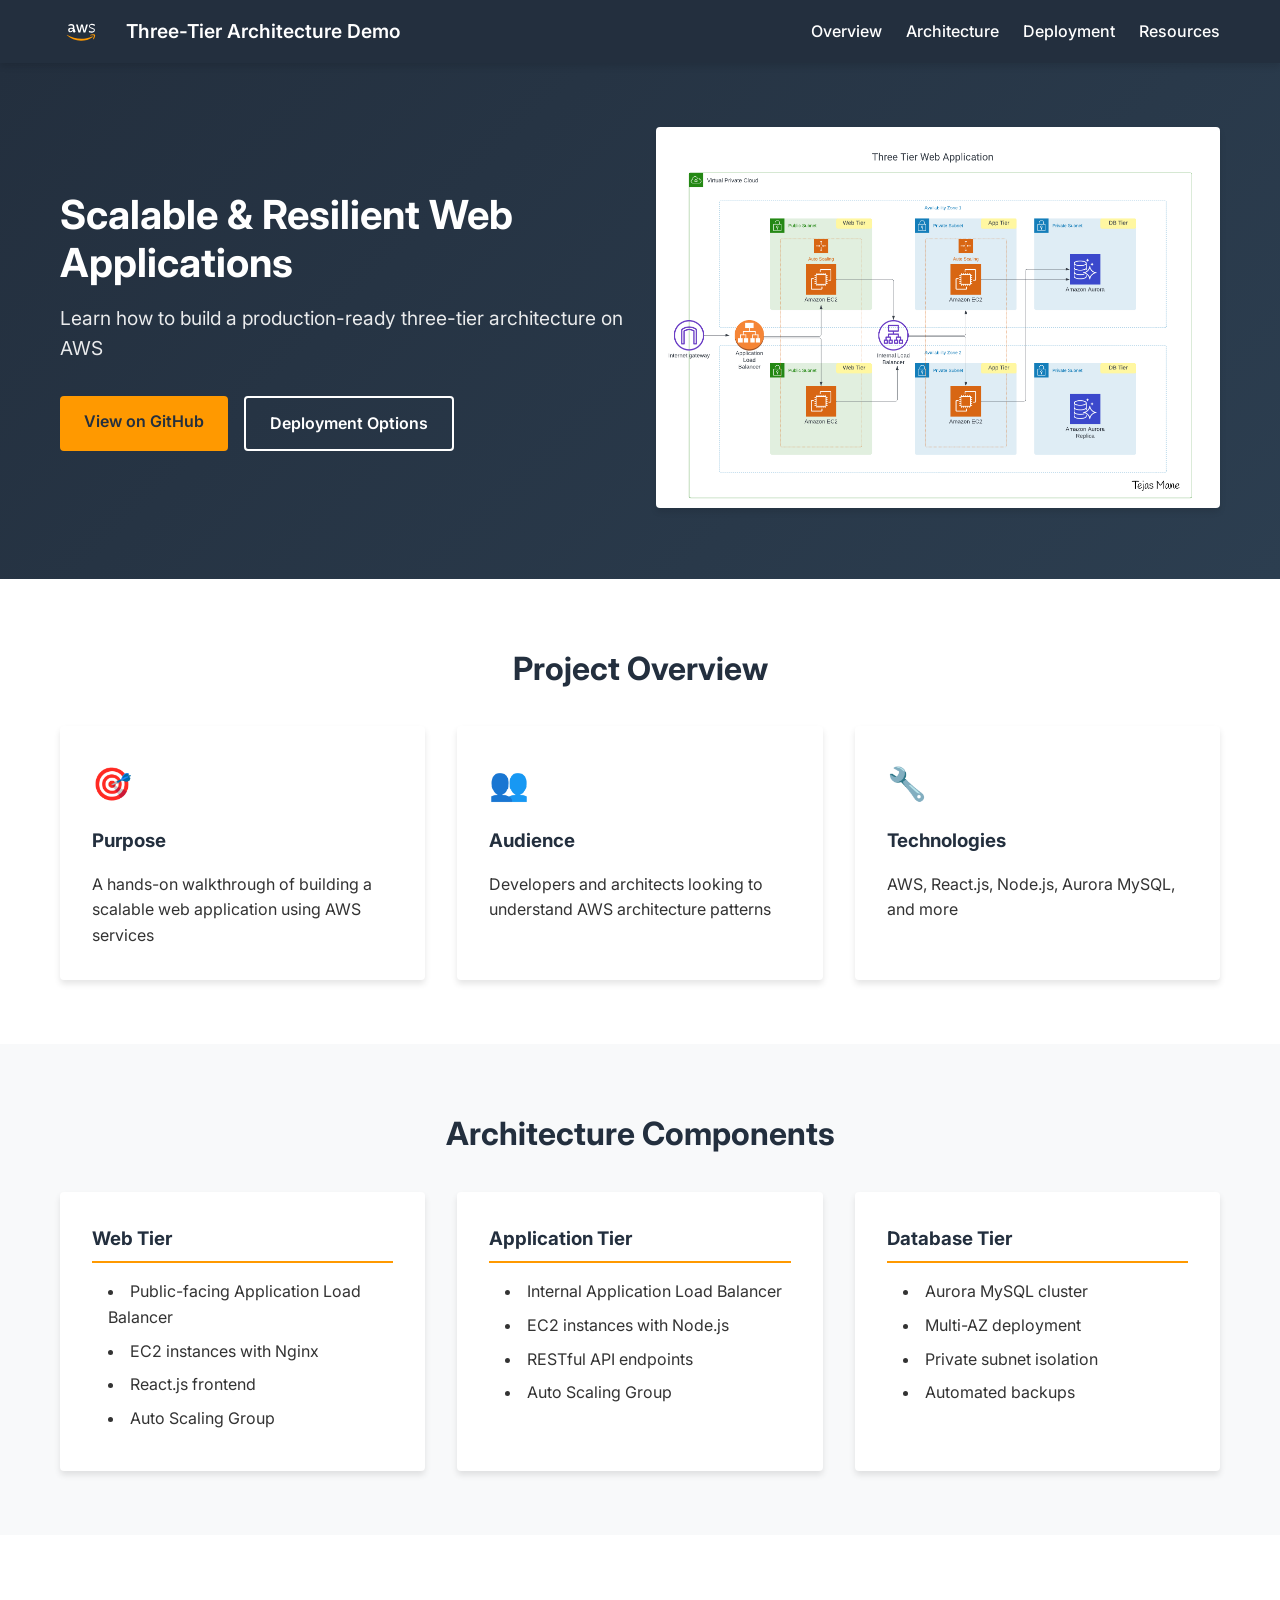
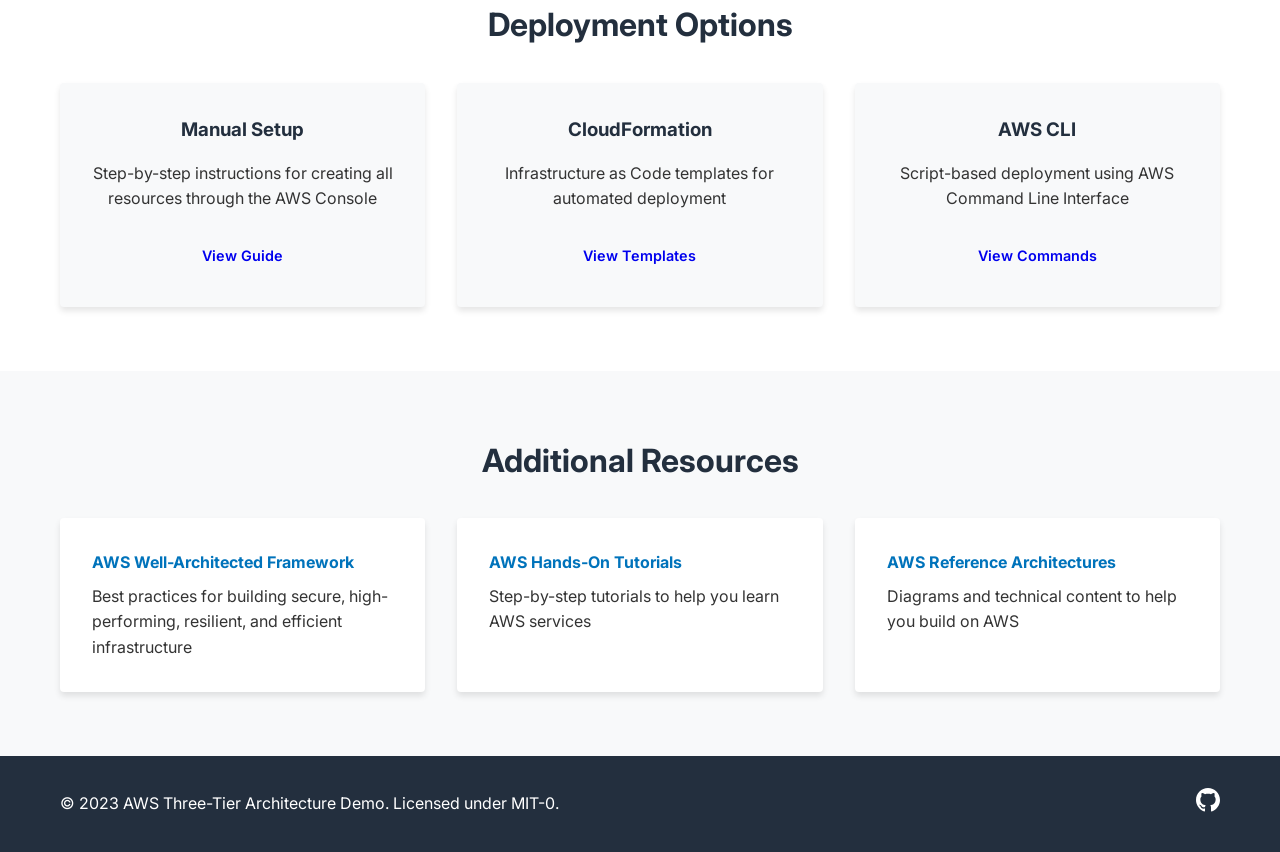
<file: 01-AWS-Hosted-Static-Website-Demo/01-Static-Website-Files/index.html>
<!DOCTYPE html>
<html lang="en">
<head>
    <meta charset="UTF-8">
    <meta name="viewport" content="width=device-width, initial-scale=1.0">
    <title>AWS Three-Tier Architecture Demo</title>
    <link rel="stylesheet" href="styles.css">
    <link rel="preconnect" href="https://fonts.googleapis.com">
    <link rel="preconnect" href="https://fonts.gstatic.com" crossorigin>
    <link href="https://fonts.googleapis.com/css2?family=Inter:wght@300;400;600;700&display=swap" rel="stylesheet">
</head>
<body>
    <header>
        <div class="container">
            <div class="logo">
                <img src="images/aws-logo.svg" alt="AWS Logo">
                <h1>Three-Tier Architecture Demo</h1>
            </div>
            <nav>
                <ul>
                    <li><a href="#overview">Overview</a></li>
                    <li><a href="#architecture">Architecture</a></li>
                    <li><a href="#deployment">Deployment</a></li>
                    <li><a href="#resources">Resources</a></li>
                </ul>
            </nav>
        </div>
    </header>

    <section class="hero">
        <div class="container">
            <div class="hero-content">
                <h1>Scalable & Resilient Web Applications</h1>
                <p>Learn how to build a production-ready three-tier architecture on AWS</p>
                <div class="cta-buttons">
                    <a href="https://github.com/elngovind/sample-3-tier-arch" class="btn primary">View on GitHub</a>
                    <a href="#deployment" class="btn secondary">Deployment Options</a>
                </div>
            </div>
            <div class="hero-image">
                <img src="images/architecture.png" alt="Three-Tier Architecture Diagram">
            </div>
        </div>
    </section>

    <section id="overview" class="overview">
        <div class="container">
            <h2>Project Overview</h2>
            <div class="cards">
                <div class="card">
                    <div class="icon">🎯</div>
                    <h3>Purpose</h3>
                    <p>A hands-on walkthrough of building a scalable web application using AWS services</p>
                </div>
                <div class="card">
                    <div class="icon">👥</div>
                    <h3>Audience</h3>
                    <p>Developers and architects looking to understand AWS architecture patterns</p>
                </div>
                <div class="card">
                    <div class="icon">🔧</div>
                    <h3>Technologies</h3>
                    <p>AWS, React.js, Node.js, Aurora MySQL, and more</p>
                </div>
            </div>
        </div>
    </section>

    <section id="architecture" class="architecture">
        <div class="container">
            <h2>Architecture Components</h2>
            <div class="tier-container">
                <div class="tier">
                    <h3>Web Tier</h3>
                    <ul>
                        <li>Public-facing Application Load Balancer</li>
                        <li>EC2 instances with Nginx</li>
                        <li>React.js frontend</li>
                        <li>Auto Scaling Group</li>
                    </ul>
                </div>
                <div class="tier">
                    <h3>Application Tier</h3>
                    <ul>
                        <li>Internal Application Load Balancer</li>
                        <li>EC2 instances with Node.js</li>
                        <li>RESTful API endpoints</li>
                        <li>Auto Scaling Group</li>
                    </ul>
                </div>
                <div class="tier">
                    <h3>Database Tier</h3>
                    <ul>
                        <li>Aurora MySQL cluster</li>
                        <li>Multi-AZ deployment</li>
                        <li>Private subnet isolation</li>
                        <li>Automated backups</li>
                    </ul>
                </div>
            </div>
        </div>
    </section>

    <section id="deployment" class="deployment">
        <div class="container">
            <h2>Deployment Options</h2>
            <div class="deployment-options">
                <div class="option">
                    <h3>Manual Setup</h3>
                    <p>Step-by-step instructions for creating all resources through the AWS Console</p>
                    <a href="https://github.com/elngovind/sample-3-tier-arch/blob/main/MANUAL_SETUP.md" class="btn small">View Guide</a>
                </div>
                <div class="option">
                    <h3>CloudFormation</h3>
                    <p>Infrastructure as Code templates for automated deployment</p>
                    <a href="https://github.com/elngovind/sample-3-tier-arch/tree/main/cloudformation" class="btn small">View Templates</a>
                </div>
                <div class="option">
                    <h3>AWS CLI</h3>
                    <p>Script-based deployment using AWS Command Line Interface</p>
                    <a href="https://github.com/elngovind/sample-3-tier-arch/blob/main/AWS_CLI_DEPLOYMENT.md" class="btn small">View Commands</a>
                </div>
            </div>
        </div>
    </section>

    <section id="resources" class="resources">
        <div class="container">
            <h2>Additional Resources</h2>
            <div class="resource-links">
                <a href="https://aws.amazon.com/architecture/well-architected/" class="resource-link">
                    <h4>AWS Well-Architected Framework</h4>
                    <p>Best practices for building secure, high-performing, resilient, and efficient infrastructure</p>
                </a>
                <a href="https://aws.amazon.com/getting-started/hands-on/" class="resource-link">
                    <h4>AWS Hands-On Tutorials</h4>
                    <p>Step-by-step tutorials to help you learn AWS services</p>
                </a>
                <a href="https://aws.amazon.com/architecture/reference-architecture-diagrams/" class="resource-link">
                    <h4>AWS Reference Architectures</h4>
                    <p>Diagrams and technical content to help you build on AWS</p>
                </a>
            </div>
        </div>
    </section>

    <footer>
        <div class="container">
            <p>&copy; 2023 AWS Three-Tier Architecture Demo. Licensed under MIT-0.</p>
            <div class="social-links">
                <a href="https://github.com/elngovind/sample-3-tier-arch" aria-label="GitHub">
                    <svg xmlns="http://www.w3.org/2000/svg" width="24" height="24" viewBox="0 0 24 24" fill="currentColor">
                        <path d="M12 0c-6.626 0-12 5.373-12 12 0 5.302 3.438 9.8 8.207 11.387.599.111.793-.261.793-.577v-2.234c-3.338.726-4.033-1.416-4.033-1.416-.546-1.387-1.333-1.756-1.333-1.756-1.089-.745.083-.729.083-.729 1.205.084 1.839 1.237 1.839 1.237 1.07 1.834 2.807 1.304 3.492.997.107-.775.418-1.305.762-1.604-2.665-.305-5.467-1.334-5.467-5.931 0-1.311.469-2.381 1.236-3.221-.124-.303-.535-1.524.117-3.176 0 0 1.008-.322 3.301 1.23.957-.266 1.983-.399 3.003-.404 1.02.005 2.047.138 3.006.404 2.291-1.552 3.297-1.23 3.297-1.23.653 1.653.242 2.874.118 3.176.77.84 1.235 1.911 1.235 3.221 0 4.609-2.807 5.624-5.479 5.921.43.372.823 1.102.823 2.222v3.293c0 .319.192.694.801.576 4.765-1.589 8.199-6.086 8.199-11.386 0-6.627-5.373-12-12-12z"/>
                    </svg>
                </a>
            </div>
        </div>
    </footer>
</body>
</html>
</file>
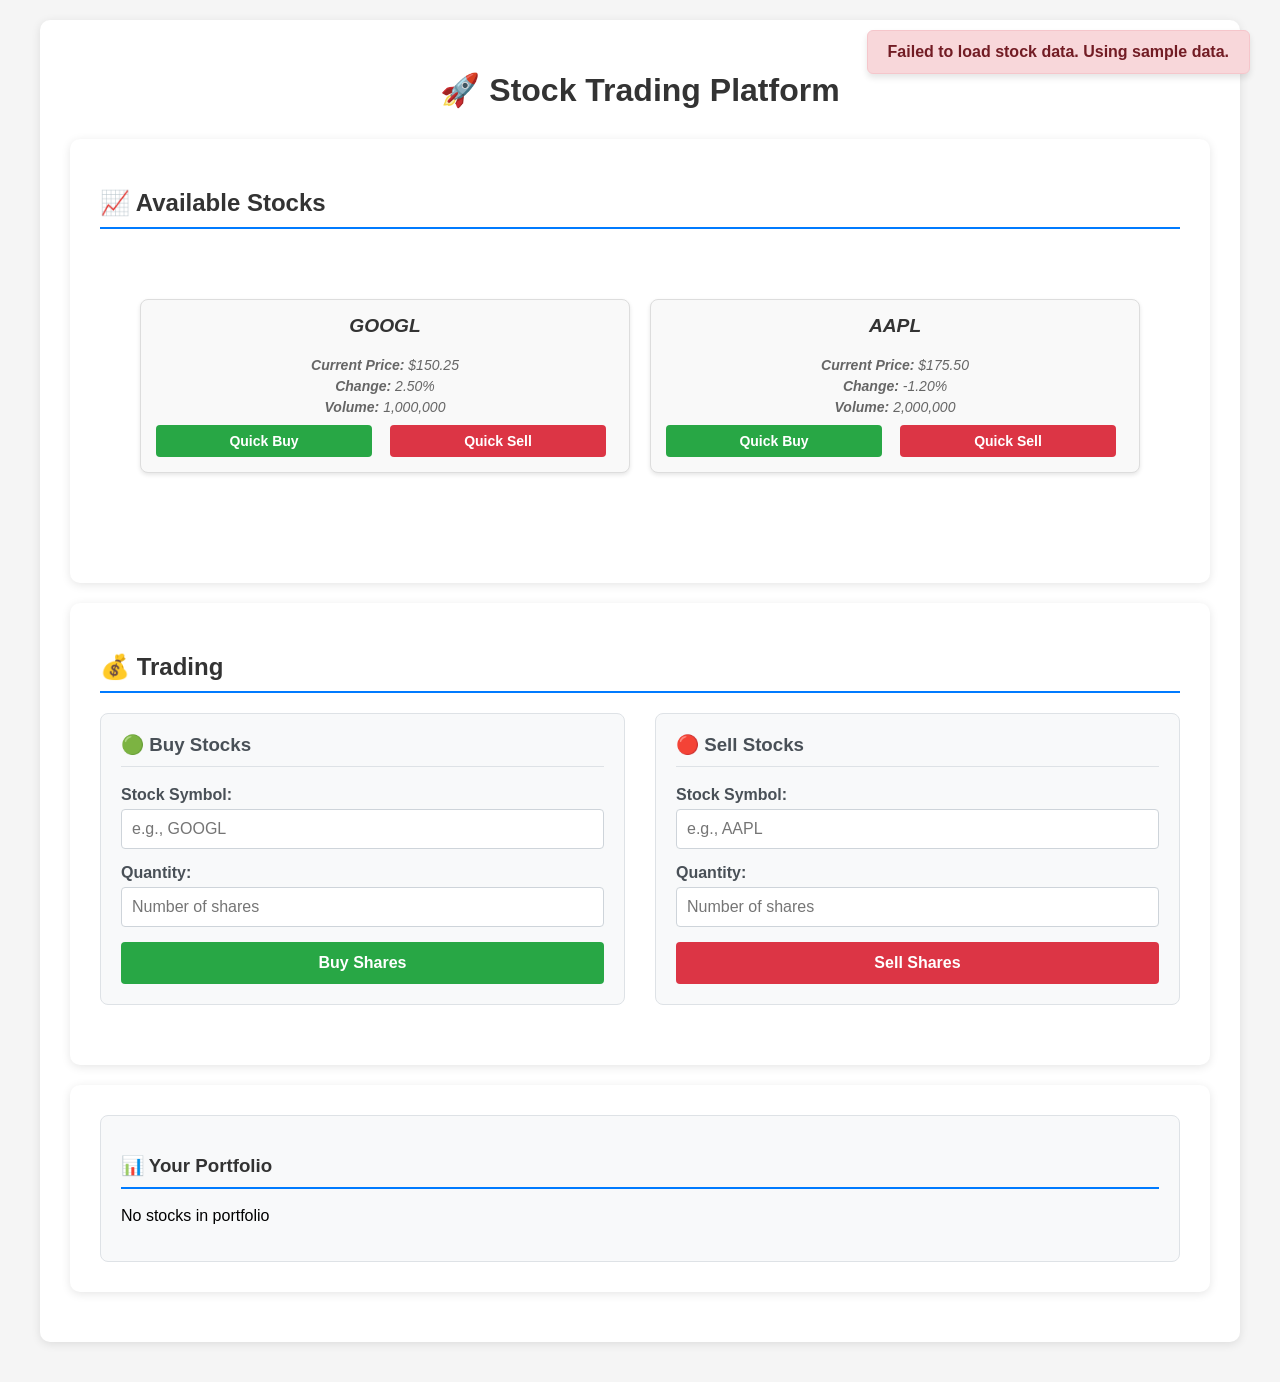
<file: 03-Step-Function-Integration-Demo/02-Frontend/index.html>
<!DOCTYPE html>
<html lang="en">
<head>
    <meta charset="UTF-8">
    <meta name="viewport" content="width=device-width, initial-scale=1.0">
    <title>Stock Trading Platform</title>
    <style>
        body {
            font-family: Arial, sans-serif;
            max-width: 1200px;
            margin: 0 auto;
            padding: 20px;
            background-color: #f5f5f5;
        }
        
        .container {
            background-color: white;
            padding: 30px;
            border-radius: 10px;
            box-shadow: 0 2px 10px rgba(0, 0, 0, 0.1);
            margin-bottom: 20px;
        }
        
        h1 {
            text-align: center;
            color: #333;
            margin-bottom: 30px;
        }
        
        h2, h3 {
            color: #333;
            border-bottom: 2px solid #007bff;
            padding-bottom: 10px;
        }
        
        .trading-section {
            display: grid;
            grid-template-columns: 1fr 1fr;
            gap: 30px;
            margin-bottom: 30px;
        }
        
        .form-group {
            background-color: #f8f9fa;
            padding: 20px;
            border-radius: 8px;
            border: 1px solid #dee2e6;
        }
        
        .form-group h3 {
            margin-top: 0;
            color: #495057;
            border-bottom: 1px solid #dee2e6;
        }
        
        .form-row {
            margin-bottom: 15px;
        }
        
        label {
            display: block;
            margin-bottom: 5px;
            font-weight: bold;
            color: #495057;
        }
        
        input[type="text"], input[type="number"] {
            width: 100%;
            padding: 10px;
            border: 1px solid #ced4da;
            border-radius: 4px;
            font-size: 16px;
            box-sizing: border-box;
        }
        
        input[type="text"]:focus, input[type="number"]:focus {
            outline: none;
            border-color: #007bff;
            box-shadow: 0 0 0 2px rgba(0, 123, 255, 0.25);
        }
        
        button {
            background-color: #007bff;
            color: white;
            padding: 12px 24px;
            border: none;
            border-radius: 4px;
            cursor: pointer;
            font-size: 16px;
            font-weight: bold;
            transition: background-color 0.2s;
            width: 100%;
        }
        
        button:hover {
            background-color: #0056b3;
        }
        
        button:active {
            transform: translateY(1px);
        }
        
        .buy-button {
            background-color: #28a745;
        }
        
        .buy-button:hover {
            background-color: #218838;
        }
        
        .sell-button {
            background-color: #dc3545;
        }
        
        .sell-button:hover {
            background-color: #c82333;
        }
        
        /* CRITICAL: Stock List Styles */
        #stockList {
            display: grid;
            grid-template-columns: repeat(auto-fit, minmax(300px, 1fr));
            gap: 20px;
            margin-bottom: 30px;
        }
        
        .stock-item {
            background-color: white;
            border: 1px solid #dee2e6;
            border-radius: 8px;
            padding: 20px;
            box-shadow: 0 2px 4px rgba(0, 0, 0, 0.1);
            transition: transform 0.2s, box-shadow 0.2s;
        }
        
        .stock-item:hover {
            transform: translateY(-2px);
            box-shadow: 0 4px 8px rgba(0, 0, 0, 0.15);
        }
        
        .stock-info h3 {
            margin: 0 0 15px 0;
            color: #007bff;
            font-size: 1.5em;
            border-bottom: none;
        }
        
        .stock-info p {
            margin: 8px 0;
            font-size: 14px;
        }
        
        .stock-actions {
            margin-top: 15px;
            display: flex;
            gap: 10px;
        }
        
        .stock-actions button {
            flex: 1;
            padding: 8px 12px;
            font-size: 14px;
            width: auto;
        }
        
        #portfolio {
            background-color: #f8f9fa;
            padding: 20px;
            border-radius: 8px;
            border: 1px solid #dee2e6;
        }
        
        .portfolio-item {
            background-color: white;
            margin: 10px 0;
            padding: 15px;
            border-radius: 6px;
            border: 1px solid #dee2e6;
        }
        
        .portfolio-stock {
            display: flex;
            justify-content: space-between;
            align-items: center;
        }
        
        .portfolio-symbol {
            font-weight: bold;
            color: #007bff;
            font-size: 1.1em;
        }
        
        .portfolio-quantity {
            color: #6c757d;
            font-weight: 500;
        }
        
        .loading {
            text-align: center;
            padding: 40px;
            color: #6c757d;
            font-style: italic;
        }
        
        .error {
            background-color: #f8d7da;
            color: #721c24;
            padding: 15px;
            border-radius: 4px;
            border: 1px solid #f5c6cb;
            margin: 10px 0;
        }
        
        .success {
            background-color: #d4edda;
            color: #155724;
            padding: 15px;
            border-radius: 4px;
            border: 1px solid #c3e6cb;
            margin: 10px 0;
        }
        
        @media (max-width: 768px) {
            .trading-section {
                grid-template-columns: 1fr;
                gap: 20px;
            }
            
            #stockList {
                grid-template-columns: 1fr;
            }
            
            .stock-actions {
                flex-direction: column;
            }
        }
    </style>
</head>
<body>
    <div class="container">
        <h1>🚀 Stock Trading Platform</h1>
        
        <!-- CRITICAL: Stock Display Section -->
        <div class="container">
            <h2>📈 Available Stocks</h2>
            <div id="stockList" class="loading">
                Loading stock data...
            </div>
        </div>
        
        <!-- Trading Section -->
        <div class="container">
            <h2>💰 Trading</h2>
            <div class="trading-section">
                <!-- Buy Form -->
                <div class="form-group">
                    <h3>🟢 Buy Stocks</h3>
                    <form id="buyForm">
                        <div class="form-row">
                            <label for="buySymbol">Stock Symbol:</label>
                            <input type="text" id="buySymbol" placeholder="e.g., GOOGL" required>
                        </div>
                        <div class="form-row">
                            <label for="buyQuantity">Quantity:</label>
                            <input type="number" id="buyQuantity" placeholder="Number of shares" min="1" required>
                        </div>
                        <button type="submit" class="buy-button">Buy Shares</button>
                    </form>
                </div>
                
                <!-- Sell Form -->
                <div class="form-group">
                    <h3>🔴 Sell Stocks</h3>
                    <form id="sellForm">
                        <div class="form-row">
                            <label for="sellSymbol">Stock Symbol:</label>
                            <input type="text" id="sellSymbol" placeholder="e.g., AAPL" required>
                        </div>
                        <div class="form-row">
                            <label for="sellQuantity">Quantity:</label>
                            <input type="number" id="sellQuantity" placeholder="Number of shares" min="1" required>
                        </div>
                        <button type="submit" class="sell-button">Sell Shares</button>
                    </form>
                </div>
            </div>
        </div>
        
        <!-- Portfolio Section -->
        <div class="container">
            <div id="portfolio">
                <h3>📊 Your Portfolio</h3>
                <p>No stocks in portfolio</p>
            </div>
        </div>
    </div>
    
    <!-- JavaScript -->
    <script src="script.js"></script>
</body>
</html>
</file>
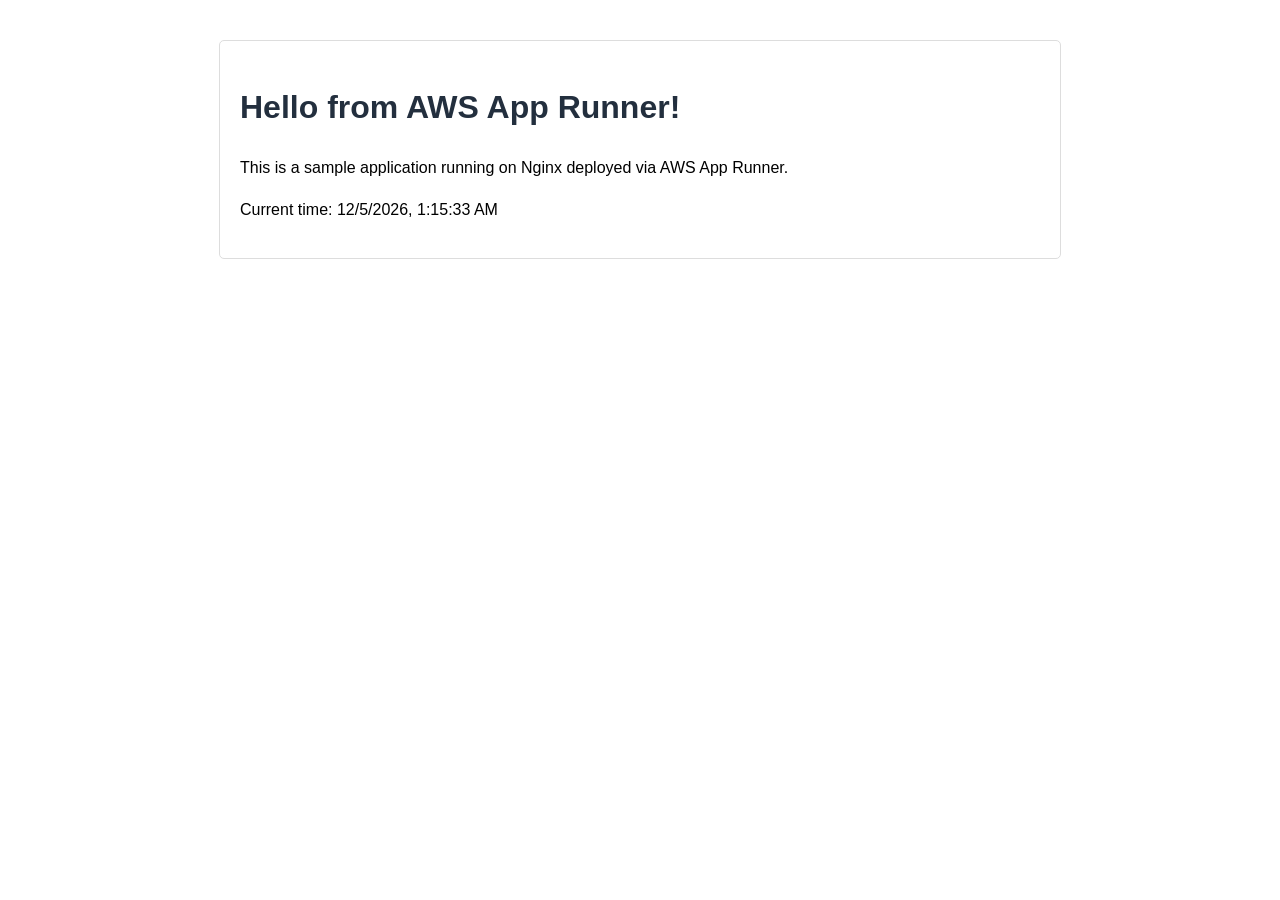
<file: 02-Hosting-A-Web-Application-On-AWS/01-NGINX-APP-Runner/public/index.html>
<!DOCTYPE html>
<html>
<head>
    <title>AWS App Runner with Nginx</title>
    <style>
        body {
            font-family: Arial, sans-serif;
            margin: 40px;
            line-height: 1.6;
        }
        h1 {
            color: #232f3e;
        }
        .container {
            max-width: 800px;
            margin: 0 auto;
            padding: 20px;
            border: 1px solid #ddd;
            border-radius: 5px;
        }
    </style>
</head>
<body>
    <div class="container">
        <h1>Hello from AWS App Runner!</h1>
        <p>This is a sample application running on Nginx deployed via AWS App Runner.</p>
        <p>Current time: <span id="current-time"></span></p>
    </div>
    <script>
        document.getElementById('current-time').textContent = new Date().toLocaleString();
    </script>
</body>
</html>
</file>
<file: 01-AWS-Hosted-Static-Website-Demo/01-Static-Website-Files/styles.css>
:root {
  --primary-color: #232f3e;
  --secondary-color: #ff9900;
  --accent-color: #0073bb;
  --light-bg: #f8f9fa;
  --dark-text: #333;
  --light-text: #fff;
  --border-radius: 4px;
  --box-shadow: 0 4px 6px rgba(0, 0, 0, 0.1);
}

* {
  margin: 0;
  padding: 0;
  box-sizing: border-box;
}

body {
  font-family: 'Inter', sans-serif;
  line-height: 1.6;
  color: var(--dark-text);
  background-color: var(--light-bg);
}

.container {
  width: 100%;
  max-width: 1200px;
  margin: 0 auto;
  padding: 0 20px;
}

/* Header */
header {
  background-color: var(--primary-color);
  color: var(--light-text);
  padding: 1rem 0;
  position: sticky;
  top: 0;
  z-index: 100;
  box-shadow: var(--box-shadow);
}

header .container {
  display: flex;
  justify-content: space-between;
  align-items: center;
}

.logo {
  display: flex;
  align-items: center;
  gap: 1rem;
}

.logo img {
  height: 30px;
}

.logo h1 {
  font-size: 1.2rem;
  font-weight: 600;
}

nav ul {
  display: flex;
  list-style: none;
  gap: 1.5rem;
}

nav a {
  color: var(--light-text);
  text-decoration: none;
  font-weight: 500;
  transition: color 0.3s;
}

nav a:hover {
  color: var(--secondary-color);
}

/* Hero Section */
.hero {
  padding: 4rem 0;
  background: linear-gradient(135deg, var(--primary-color) 0%, #2c3e50 100%);
  color: var(--light-text);
}

.hero .container {
  display: grid;
  grid-template-columns: 1fr 1fr;
  gap: 2rem;
  align-items: center;
}

.hero-content h1 {
  font-size: 2.5rem;
  margin-bottom: 1rem;
  line-height: 1.2;
}

.hero-content p {
  font-size: 1.2rem;
  margin-bottom: 2rem;
  opacity: 0.9;
}

.cta-buttons {
  display: flex;
  gap: 1rem;
}

.btn {
  display: inline-block;
  padding: 0.8rem 1.5rem;
  border-radius: var(--border-radius);
  text-decoration: none;
  font-weight: 600;
  transition: all 0.3s;
}

.btn.small {
  padding: 0.5rem 1rem;
  font-size: 0.9rem;
}

.btn.primary {
  background-color: var(--secondary-color);
  color: var(--primary-color);
}

.btn.secondary {
  background-color: transparent;
  color: var(--light-text);
  border: 2px solid var(--light-text);
}

.btn.primary:hover {
  background-color: #e68a00;
}

.btn.secondary:hover {
  background-color: rgba(255, 255, 255, 0.1);
}

.hero-image img {
  width: 100%;
  border-radius: var(--border-radius);
  box-shadow: var(--box-shadow);
}

/* Overview Section */
.overview {
  padding: 4rem 0;
  background-color: #fff;
}

.overview h2, .architecture h2, .deployment h2, .resources h2 {
  text-align: center;
  margin-bottom: 2rem;
  font-size: 2rem;
  color: var(--primary-color);
}

.cards {
  display: grid;
  grid-template-columns: repeat(auto-fit, minmax(300px, 1fr));
  gap: 2rem;
}

.card {
  background-color: #fff;
  padding: 2rem;
  border-radius: var(--border-radius);
  box-shadow: var(--box-shadow);
  transition: transform 0.3s;
}

.card:hover {
  transform: translateY(-5px);
}

.card .icon {
  font-size: 2rem;
  margin-bottom: 1rem;
}

.card h3 {
  margin-bottom: 1rem;
  color: var(--primary-color);
}

/* Architecture Section */
.architecture {
  padding: 4rem 0;
  background-color: var(--light-bg);
}

.tier-container {
  display: grid;
  grid-template-columns: repeat(auto-fit, minmax(300px, 1fr));
  gap: 2rem;
}

.tier {
  background-color: #fff;
  padding: 2rem;
  border-radius: var(--border-radius);
  box-shadow: var(--box-shadow);
}

.tier h3 {
  color: var(--primary-color);
  margin-bottom: 1rem;
  padding-bottom: 0.5rem;
  border-bottom: 2px solid var(--secondary-color);
}

.tier ul {
  list-style-position: inside;
  margin-left: 1rem;
}

.tier li {
  margin-bottom: 0.5rem;
}

/* Deployment Section */
.deployment {
  padding: 4rem 0;
  background-color: #fff;
}

.deployment-options {
  display: grid;
  grid-template-columns: repeat(auto-fit, minmax(300px, 1fr));
  gap: 2rem;
}

.option {
  background-color: var(--light-bg);
  padding: 2rem;
  border-radius: var(--border-radius);
  box-shadow: var(--box-shadow);
  text-align: center;
}

.option h3 {
  color: var(--primary-color);
  margin-bottom: 1rem;
}

.option p {
  margin-bottom: 1.5rem;
  min-height: 3rem;
}

/* Resources Section */
.resources {
  padding: 4rem 0;
  background-color: var(--light-bg);
}

.resource-links {
  display: grid;
  grid-template-columns: repeat(auto-fit, minmax(300px, 1fr));
  gap: 2rem;
}

.resource-link {
  background-color: #fff;
  padding: 2rem;
  border-radius: var(--border-radius);
  box-shadow: var(--box-shadow);
  text-decoration: none;
  color: var(--dark-text);
  transition: transform 0.3s;
}

.resource-link:hover {
  transform: translateY(-5px);
}

.resource-link h4 {
  color: var(--accent-color);
  margin-bottom: 0.5rem;
}

/* Footer */
footer {
  background-color: var(--primary-color);
  color: var(--light-text);
  padding: 2rem 0;
}

footer .container {
  display: flex;
  justify-content: space-between;
  align-items: center;
}

.social-links {
  display: flex;
  gap: 1rem;
}

.social-links a {
  color: var(--light-text);
  transition: color 0.3s;
}

.social-links a:hover {
  color: var(--secondary-color);
}

/* Responsive Design */
@media (max-width: 768px) {
  .hero .container {
    grid-template-columns: 1fr;
  }
  
  .hero-image {
    order: -1;
  }
  
  header .container {
    flex-direction: column;
    gap: 1rem;
  }
  
  nav ul {
    gap: 1rem;
  }
  
  footer .container {
    flex-direction: column;
    gap: 1rem;
    text-align: center;
  }
}
</file>
